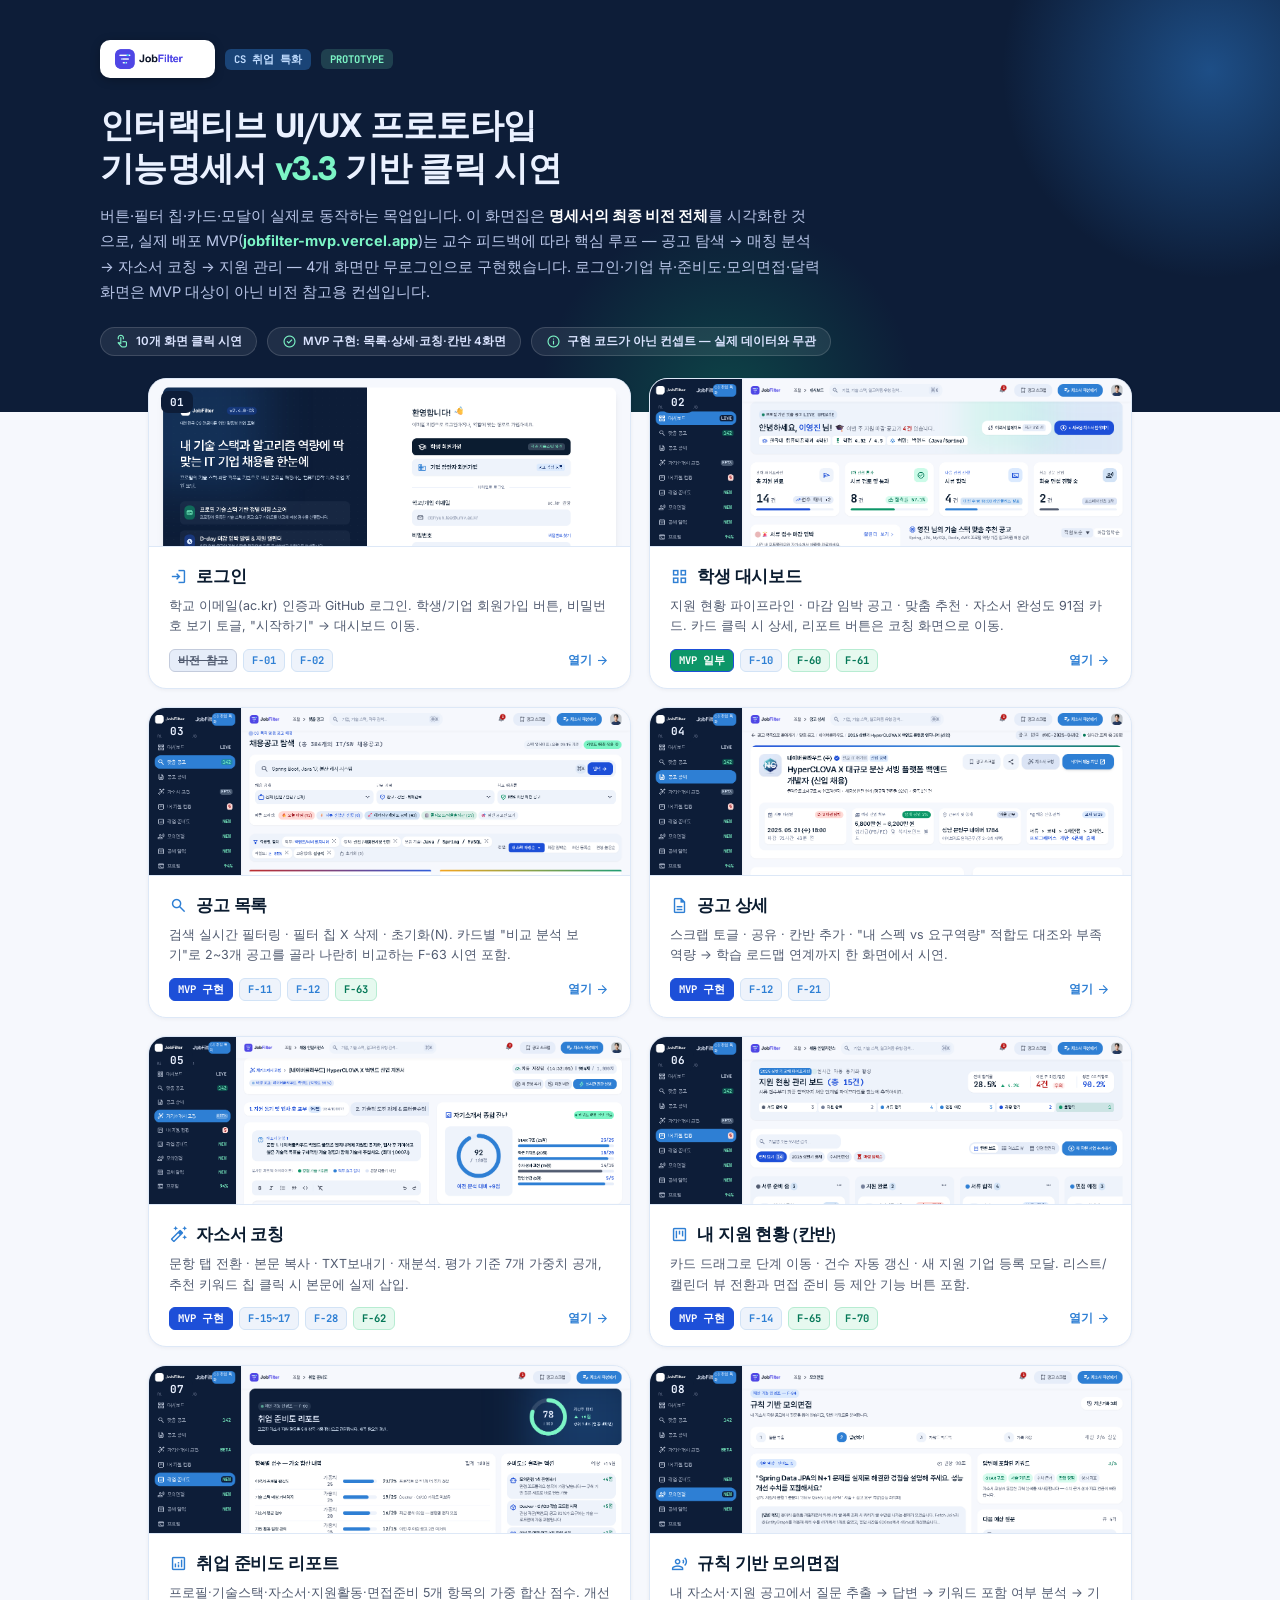
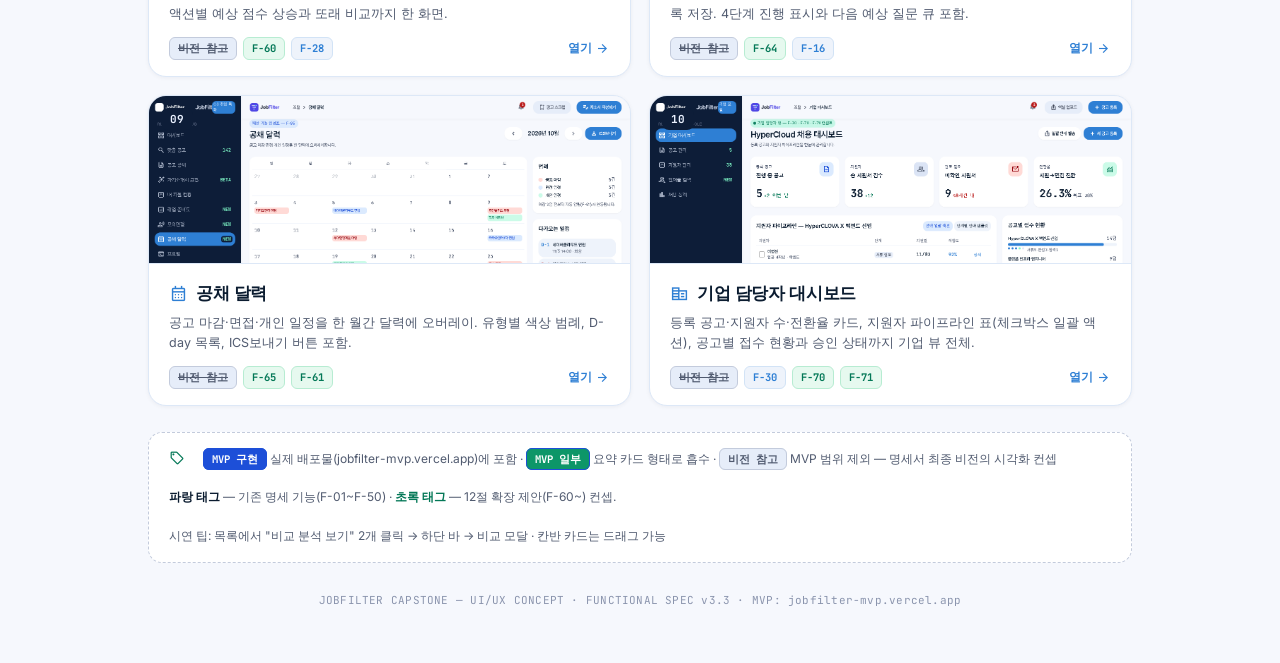
<file: index.html>
<!DOCTYPE html>
<html lang="ko">
<head>
<meta charset="UTF-8">
<meta name="viewport" content="width=device-width, initial-scale=1.0">
<title>JobFilter — 인터랙티브 프로토타입</title>
<link href="https://fonts.googleapis.com/css2?family=Hanken+Grotesk:wght@600;700;800&family=Inter:wght@400;500;600;700&family=JetBrains+Mono:wght@500;700&family=Material+Symbols+Outlined:wght,FILL@100..700,0..1&display=swap" rel="stylesheet">
<style>
  :root {
    --primary: #1d4fd8; --primary-container: #2e7fd4;
    --surface: #f6f8fd; --surface-low: #eef3fb; --surface-mid: #e6edf9;
    --surface-high: #dde8f7; --surface-highest: #d2e3f6; --surface-lowest: #ffffff;
    --on-surface: #0b1c30; --on-variant: #3f4657; --secondary: #515b70;
    --outline: #c3cbdc; --inverse: #0d1d38; --tertiary: #047857;
    --tertiary-container: #0d9668; --error: #ba1a1a;
  }
  * { margin: 0; padding: 0; box-sizing: border-box; }
  body {
    font-family: 'Pretendard Variable', 'Pretendard', 'Inter', 'Malgun Gothic', sans-serif;
    background: var(--surface); color: var(--on-surface);
    min-height: 100vh; padding: 0;
  }
  .material-symbols-outlined { font-family: 'Material Symbols Outlined'; font-style: normal; }

  /* ===== 상단 다크 패널 (Stitch 사이드바 톤) ===== */
  .masthead {
    background: var(--inverse); color: #eaf1ff;
    padding: 40px 48px 56px; position: relative; overflow: hidden;
  }
  .masthead::after {
    content: ''; position: absolute; right: -140px; top: -140px;
    width: 420px; height: 420px; border-radius: 50%;
    background: radial-gradient(circle, rgba(46,127,212,.5), transparent 70%);
  }
  .masthead::before {
    content: ''; position: absolute; left: 42%; bottom: -180px;
    width: 380px; height: 380px; border-radius: 50%;
    background: radial-gradient(circle, rgba(13,150,104,.32), transparent 70%);
  }
  .mast-inner { max-width: 1080px; margin: 0 auto; position: relative; z-index: 1; }
  .brandline { display: flex; align-items: center; gap: 10px; margin-bottom: 26px; }
  .brandlogo {
    background: #fff; border-radius: 10px; padding: 6px 14px;
    display: flex; align-items: center; box-shadow: 0 2px 10px rgba(0,0,0,.25);
  }
  .brandlogo img { height: 26px; width: auto; display: block; }
  .brandline .chip {
    font-family: 'JetBrains Mono', monospace; font-size: 10.5px; font-weight: 700;
    background: rgba(46,127,212,.4); color: #bfdbfe; border-radius: 6px; padding: 3px 9px;
  }
  .masthead h1 {
    font-family: 'Pretendard Variable', 'Pretendard', 'Hanken Grotesk', 'Malgun Gothic', sans-serif; font-size: 34px; font-weight: 800;
    letter-spacing: -0.02em; line-height: 1.25;
  }
  .masthead h1 em { font-style: normal; color: #7cf5c6; }
  .masthead p {
    margin-top: 14px; font-size: 14.5px; color: #b9c6e8; line-height: 1.75; max-width: 720px;
  }
  .meta-row { display: flex; gap: 10px; margin-top: 22px; flex-wrap: wrap; }
  .meta-pill {
    display: inline-flex; align-items: center; gap: 6px;
    background: rgba(255,255,255,.08); border: 1px solid rgba(255,255,255,.14);
    border-radius: 999px; padding: 6px 14px; font-size: 11.5px; font-weight: 600; color: #dbe4ff;
  }
  .meta-pill .material-symbols-outlined { font-size: 15px; color: #7cf5c6; }

  /* ===== 본문 카드 그리드 ===== */
  .board { max-width: 1080px; margin: -34px auto 0; padding: 0 48px 56px; position: relative; z-index: 2; }
  .grid { display: grid; grid-template-columns: repeat(2, 1fr); gap: 18px; }
  .card {
    display: flex; flex-direction: column; background: var(--surface-lowest);
    border: 1px solid var(--surface-high); border-radius: 18px; overflow: hidden;
    text-decoration: none; color: inherit; transition: all .18s ease;
    box-shadow: 0 1px 4px rgba(11,28,48,.05);
  }
  .card:hover {
    border-color: var(--primary-container); transform: translateY(-3px);
    box-shadow: 0 14px 36px rgba(29,79,216,.14);
  }
  .thumb {
    height: 168px; overflow: hidden; position: relative;
    background: var(--surface-mid); border-bottom: 1px solid var(--surface-high);
  }
  .thumb img {
    width: 100%; height: 100%; object-fit: cover; object-position: top center;
    transition: transform .35s ease; display: block;
  }
  .card:hover .thumb img { transform: scale(1.04); }
  .thumb .no {
    position: absolute; top: 12px; left: 12px;
    background: var(--inverse); color: #eaf1ff;
    font-family: 'JetBrains Mono', monospace; font-size: 11px; font-weight: 700;
    border-radius: 7px; padding: 4px 9px;
  }
  .body { padding: 18px 20px 16px; display: flex; flex-direction: column; gap: 8px; flex: 1; }
  .body h2 { font-family: 'Pretendard Variable', 'Pretendard', 'Hanken Grotesk', 'Malgun Gothic', sans-serif; font-size: 16.5px; font-weight: 700; letter-spacing: -0.01em; display: flex; align-items: center; gap: 8px; }
  .body h2 .material-symbols-outlined { font-size: 19px; color: var(--primary-container); }
  .body p { font-size: 12.5px; color: var(--secondary); line-height: 1.65; flex: 1; }
  .foot-row { display: flex; align-items: center; justify-content: space-between; margin-top: 4px; }
  .tags { display: flex; gap: 6px; flex-wrap: wrap; }
  .tag {
    font-family: 'JetBrains Mono', monospace; font-size: 10.5px; font-weight: 700;
    color: var(--primary-container); background: var(--surface-low);
    border: 1px solid var(--surface-highest); border-radius: 6px; padding: 3px 8px;
  }
  .tag.new { color: var(--tertiary); background: #e6f9ef; border-color: #b7ecd2; }
  .tag.mvp { color: #fff; background: var(--primary); border-color: var(--primary); }
  .tag.concept { color: var(--secondary); background: var(--surface-mid); border-color: var(--outline); text-decoration: line-through; }
  .open-cta { font-size: 11.5px; font-weight: 700; color: var(--primary-container); display: inline-flex; align-items: center; gap: 3px; white-space: nowrap; }
  .open-cta .material-symbols-outlined { font-size: 15px; transition: transform .18s; }
  .card:hover .open-cta .material-symbols-outlined { transform: translateX(3px); }

  .legend {
    margin-top: 26px; background: var(--surface-lowest); border: 1px dashed var(--outline);
    border-radius: 14px; padding: 16px 20px; font-size: 12px; color: var(--secondary);
    display: flex; gap: 18px; align-items: center; flex-wrap: wrap; line-height: 1.7;
  }
  .legend b { color: var(--on-surface); }
  .legend .material-symbols-outlined { font-size: 16px; color: var(--tertiary); vertical-align: -3px; }
  .credit {
    text-align: center; font-family: 'JetBrains Mono', monospace;
    font-size: 11px; color: #8a94ad; margin-top: 30px; letter-spacing: .02em;
  }

  @media (max-width: 860px) {
    .masthead { padding: 32px 24px 52px; }
    .board { padding: 0 24px 48px; }
    .grid { grid-template-columns: 1fr; }
    .masthead h1 { font-size: 26px; }
  }
</style>
</head>
<body>

<header class="masthead">
  <div class="mast-inner">
    <div class="brandline">
      <span class="brandlogo"><img src="brand-logo.png" alt="JobFilter"></span>
      <span class="chip">CS 취업 특화</span>
      <span class="chip" style="background:rgba(124,245,198,.16);color:#7cf5c6">PROTOTYPE</span>
    </div>
    <h1>인터랙티브 UI/UX 프로토타입<br>기능명세서 <em>v3.3</em> 기반 클릭 시연</h1>
    <p>버튼·필터 칩·카드·모달이 실제로 동작하는 목업입니다. 이 화면집은 <b style="color:#fff">명세서의 최종 비전 전체</b>를 시각화한 것으로, 실제 배포 MVP(<b style="color:#7cf5c6">jobfilter-mvp.vercel.app</b>)는 교수 피드백에 따라 핵심 루프 — 공고 탐색 → 매칭 분석 → 자소서 코칭 → 지원 관리 — 4개 화면만 무로그인으로 구현했습니다. 로그인·기업 뷰·준비도·모의면접·달력 화면은 MVP 대상이 아닌 비전 참고용 컨셉입니다.</p>
    <div class="meta-row">
      <span class="meta-pill"><span class="material-symbols-outlined">touch_app</span>10개 화면 클릭 시연</span>
      <span class="meta-pill"><span class="material-symbols-outlined">check_circle</span>MVP 구현: 목록·상세·코칭·칸반 4화면</span>
      <span class="meta-pill"><span class="material-symbols-outlined">info</span>구현 코드가 아닌 컨셉트 — 실제 데이터와 무관</span>
    </div>
  </div>
</header>

<main class="board">
  <div class="grid">

    <a class="card" href="_1/code.html" data-mvp="0">
      <div class="thumb"><img src="_1/screen.png" alt="로그인 화면"><span class="no">01</span></div>
      <div class="body">
        <h2><span class="material-symbols-outlined">login</span>로그인</h2>
        <p>학교 이메일(ac.kr) 인증과 GitHub 로그인. 학생/기업 회원가입 버튼, 비밀번호 보기 토글, "시작하기" → 대시보드 이동.</p>
        <div class="foot-row"><div class="tags"><span class="tag concept">비전 참고</span><span class="tag">F-01</span><span class="tag">F-02</span></div><span class="open-cta">열기<span class="material-symbols-outlined">arrow_forward</span></span></div>
      </div>
    </a>

    <a class="card" href="_3/code.html" data-mvp="partial">
      <div class="thumb"><img src="_3/screen.png" alt="학생 대시보드"><span class="no">02</span></div>
      <div class="body">
        <h2><span class="material-symbols-outlined">grid_view</span>학생 대시보드</h2>
        <p>지원 현황 파이프라인 · 마감 임박 공고 · 맞춤 추천 · 자소서 완성도 91점 카드. 카드 클릭 시 상세, 리포트 버튼은 코칭 화면으로 이동.</p>
        <div class="foot-row"><div class="tags"><span class="tag mvp" style="background:var(--tertiary-container)">MVP 일부</span><span class="tag">F-10</span><span class="tag new">F-60</span><span class="tag new">F-61</span></div><span class="open-cta">열기<span class="material-symbols-outlined">arrow_forward</span></span></div>
      </div>
    </a>

    <a class="card" href="_2/code.html" data-mvp="1">
      <div class="thumb"><img src="_2/screen.png" alt="공고 목록"><span class="no">03</span></div>
      <div class="body">
        <h2><span class="material-symbols-outlined">search</span>공고 목록</h2>
        <p>검색 실시간 필터링 · 필터 칩 X 삭제 · 초기화(N). 카드별 "비교 분석 보기"로 2~3개 공고를 골라 나란히 비교하는 F-63 시연 포함.</p>
        <div class="foot-row"><div class="tags"><span class="tag mvp">MVP 구현</span><span class="tag">F-11</span><span class="tag">F-12</span><span class="tag new">F-63</span></div><span class="open-cta">열기<span class="material-symbols-outlined">arrow_forward</span></span></div>
      </div>
    </a>

    <a class="card" href="_4/code.html" data-mvp="1">
      <div class="thumb"><img src="_4/screen.png" alt="공고 상세"><span class="no">04</span></div>
      <div class="body">
        <h2><span class="material-symbols-outlined">description</span>공고 상세</h2>
        <p>스크랩 토글 · 공유 · 칸반 추가 · "내 스펙 vs 요구역량" 적합도 대조와 부족 역량 → 학습 로드맵 연계까지 한 화면에서 시연.</p>
        <div class="foot-row"><div class="tags"><span class="tag mvp">MVP 구현</span><span class="tag">F-12</span><span class="tag">F-21</span></div><span class="open-cta">열기<span class="material-symbols-outlined">arrow_forward</span></span></div>
      </div>
    </a>

    <a class="card" href="ai/code.html" data-mvp="1">
      <div class="thumb"><img src="ai/screen.png" alt="자소서 코칭"><span class="no">05</span></div>
      <div class="body">
        <h2><span class="material-symbols-outlined">auto_fix_high</span>자소서 코칭</h2>
        <p>문항 탭 전환 · 본문 복사 · TXT보내기 · 재분석. 평가 기준 7개 가중치 공개, 추천 키워드 칩 클릭 시 본문에 실제 삽입.</p>
        <div class="foot-row"><div class="tags"><span class="tag mvp">MVP 구현</span><span class="tag">F-15~17</span><span class="tag">F-28</span><span class="tag new">F-62</span></div><span class="open-cta">열기<span class="material-symbols-outlined">arrow_forward</span></span></div>
      </div>
    </a>

    <a class="card" href="_5/code.html" data-mvp="1">
      <div class="thumb"><img src="_5/screen.png" alt="지원 관리 칸반"><span class="no">06</span></div>
      <div class="body">
        <h2><span class="material-symbols-outlined">view_kanban</span>내 지원 현황 (칸반)</h2>
        <p>카드 드래그로 단계 이동 · 건수 자동 갱신 · 새 지원 기업 등록 모달. 리스트/캘린더 뷰 전환과 면접 준비 등 제안 기능 버튼 포함.</p>
        <div class="foot-row"><div class="tags"><span class="tag mvp">MVP 구현</span><span class="tag">F-14</span><span class="tag new">F-65</span><span class="tag new">F-70</span></div><span class="open-cta">열기<span class="material-symbols-outlined">arrow_forward</span></span></div>
      </div>
    </a>

  
    <a class="card" href="_6/code.html" data-mvp="0">
      <div class="thumb"><img src="_6/screen.png" alt="취업 준비도"><span class="no">07</span></div>
      <div class="body">
        <h2><span class="material-symbols-outlined">analytics</span>취업 준비도 리포트</h2>
        <p>프로필·기술스택·자소서·지원활동·면접준비 5개 항목의 가중 합산 점수. 개선 액션별 예상 점수 상승과 또래 비교까지 한 화면.</p>
        <div class="foot-row"><div class="tags"><span class="tag concept">비전 참고</span><span class="tag new">F-60</span><span class="tag">F-28</span></div><span class="open-cta">열기<span class="material-symbols-outlined">arrow_forward</span></span></div>
      </div>
    </a>

    <a class="card" href="_7/code.html" data-mvp="0">
      <div class="thumb"><img src="_7/screen.png" alt="모의면접"><span class="no">08</span></div>
      <div class="body">
        <h2><span class="material-symbols-outlined">record_voice_over</span>규칙 기반 모의면접</h2>
        <p>내 자소서·지원 공고에서 질문 추출 → 답변 → 키워드 포함 여부 분석 → 기록 저장. 4단계 진행 표시와 다음 예상 질문 큐 포함.</p>
        <div class="foot-row"><div class="tags"><span class="tag concept">비전 참고</span><span class="tag new">F-64</span><span class="tag">F-16</span></div><span class="open-cta">열기<span class="material-symbols-outlined">arrow_forward</span></span></div>
      </div>
    </a>

    <a class="card" href="_8/code.html" data-mvp="0">
      <div class="thumb"><img src="_8/screen.png" alt="공채 달력"><span class="no">09</span></div>
      <div class="body">
        <h2><span class="material-symbols-outlined">calendar_month</span>공채 달력</h2>
        <p>공고 마감·면접·개인 일정을 한 월간 달력에 오버레이. 유형별 색상 범례, D-day 목록, ICS보내기 버튼 포함.</p>
        <div class="foot-row"><div class="tags"><span class="tag concept">비전 참고</span><span class="tag new">F-65</span><span class="tag new">F-61</span></div><span class="open-cta">열기<span class="material-symbols-outlined">arrow_forward</span></span></div>
      </div>
    </a>

    <a class="card" href="_9/code.html" data-mvp="0">
      <div class="thumb"><img src="_9/screen.png" alt="기업 대시보드"><span class="no">10</span></div>
      <div class="body">
        <h2><span class="material-symbols-outlined">corporate_fare</span>기업 담당자 대시보드</h2>
        <p>등록 공고·지원자 수·전환율 카드, 지원자 파이프라인 표(체크박스 일괄 액션), 공고별 접수 현황과 승인 상태까지 기업 뷰 전체.</p>
        <div class="foot-row"><div class="tags"><span class="tag concept">비전 참고</span><span class="tag">F-30</span><span class="tag new">F-70</span><span class="tag new">F-71</span></div><span class="open-cta">열기<span class="material-symbols-outlined">arrow_forward</span></span></div>
      </div>
    </a>

</div>

  <div class="legend">
    <span><span class="material-symbols-outlined">sell</span></span>
    <span><span class="tag mvp" style="text-decoration:none">MVP 구현</span> 실제 배포물(jobfilter-mvp.vercel.app)에 포함 · <span class="tag mvp" style="background:var(--tertiary-container);text-decoration:none">MVP 일부</span> 요약 카드 형태로 흡수 · <span class="tag concept" style="text-decoration:none">비전 참고</span> MVP 범위 제외 — 명세서 최종 비전의 시각화 컨셉</span>
    <span><b>파랑 태그</b> — 기존 명세 기능(F-01~F-50) · <b style="color:var(--tertiary)">초록 태그</b> — 12절 확장 제안(F-60~) 컨셉.</span>
    <span>시연 팁: 목록에서 "비교 분석 보기" 2개 클릭 → 하단 바 → 비교 모달 · 칸반 카드는 드래그 가능</span>
  </div>

  <p class="credit">JOBFILTER CAPSTONE — UI/UX CONCEPT · FUNCTIONAL SPEC v3.3 · MVP: jobfilter-mvp.vercel.app</p>
</main>

</body>
</html>
</file>
